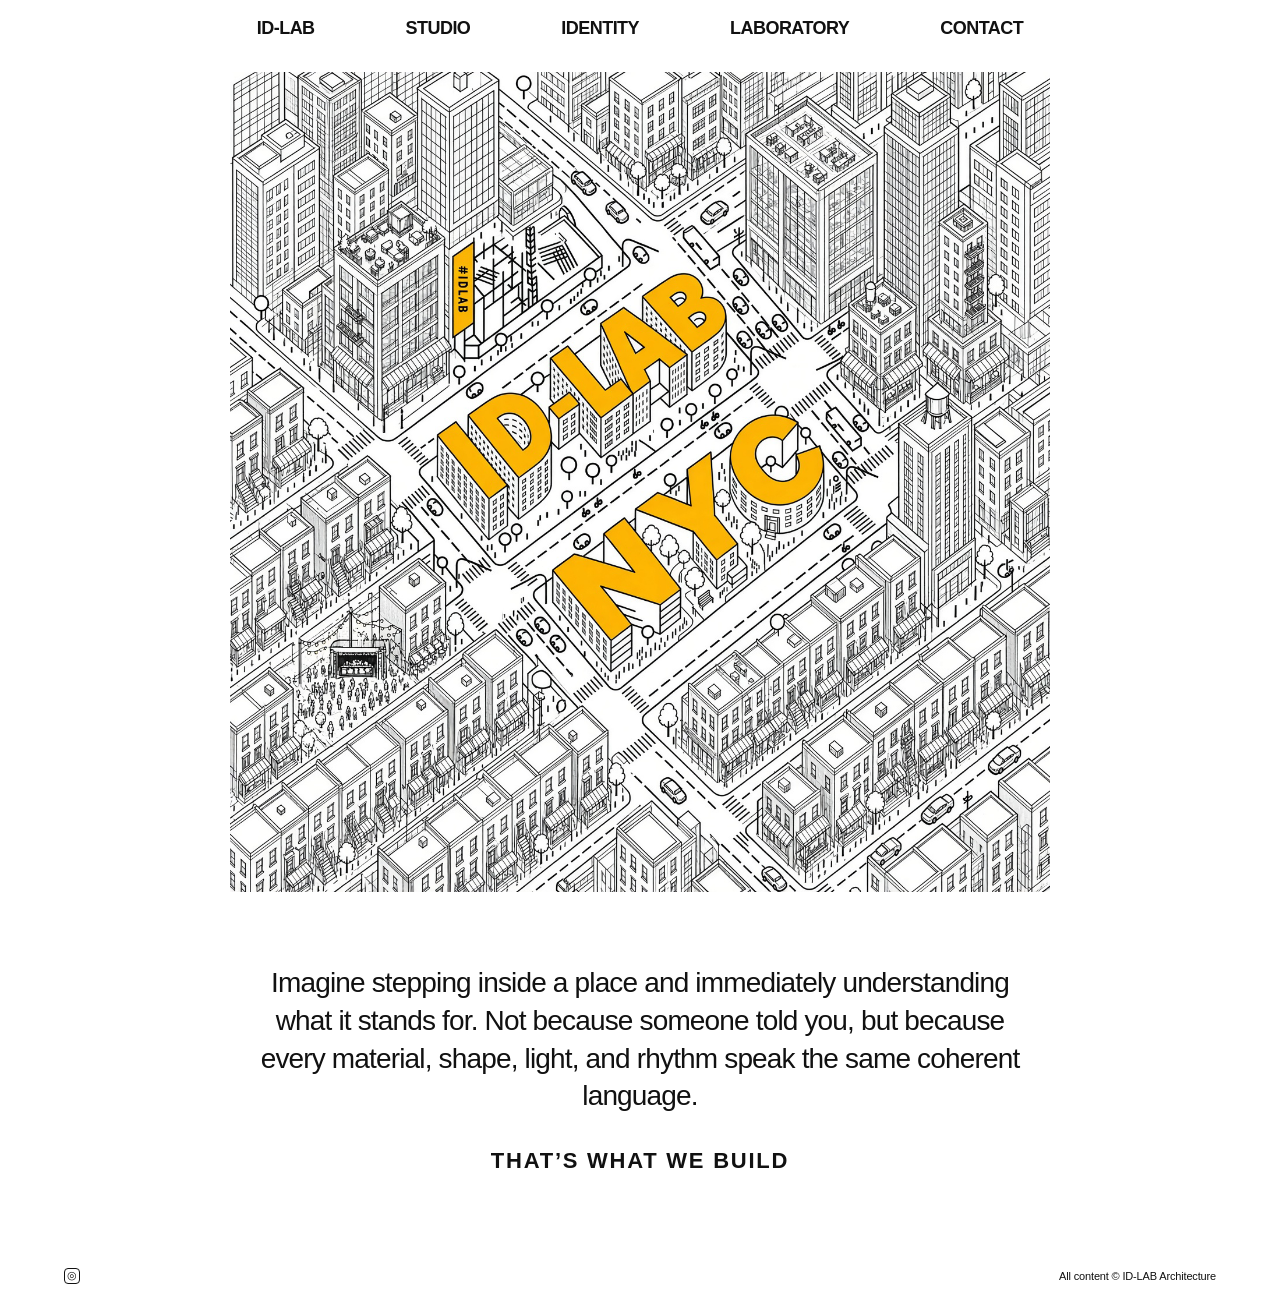
<file: index.html>
<!DOCTYPE html>
<html lang="en">
<head>
  <meta charset="UTF-8" />
  <meta name="viewport" content="width=device-width, initial-scale=1" />
  <title>ID-LAB.nyc</title>
  <link rel="stylesheet" href="style.css" />
</head>
<body class="home">
  <header class="nav">
    <a href="index.html">ID-LAB</a>
    <a href="studio.html">Studio</a>
    <a href="work.html">Identity</a>
    <a href="method.html">Laboratory</a>
    <a href="contact.html">Contact</a>
  </header>

  <a class="cover" href="method.html">
    <img src="id-lab-city-iso.png" alt="ID-LAB NYC">
  </a>

  <div class="intro">
    <p>Imagine stepping inside a place and immediately understanding what it stands for. Not because someone told you, but because every material, shape, light, and rhythm speak the same coherent language.</p>
    <p class="kicker">That’s what we build</p>
  </div>

  <footer>
    <span class="ig" aria-hidden="true">◎</span>
    <span>All content © ID-LAB Architecture</span>
  </footer>
</body>
</html>
</file>
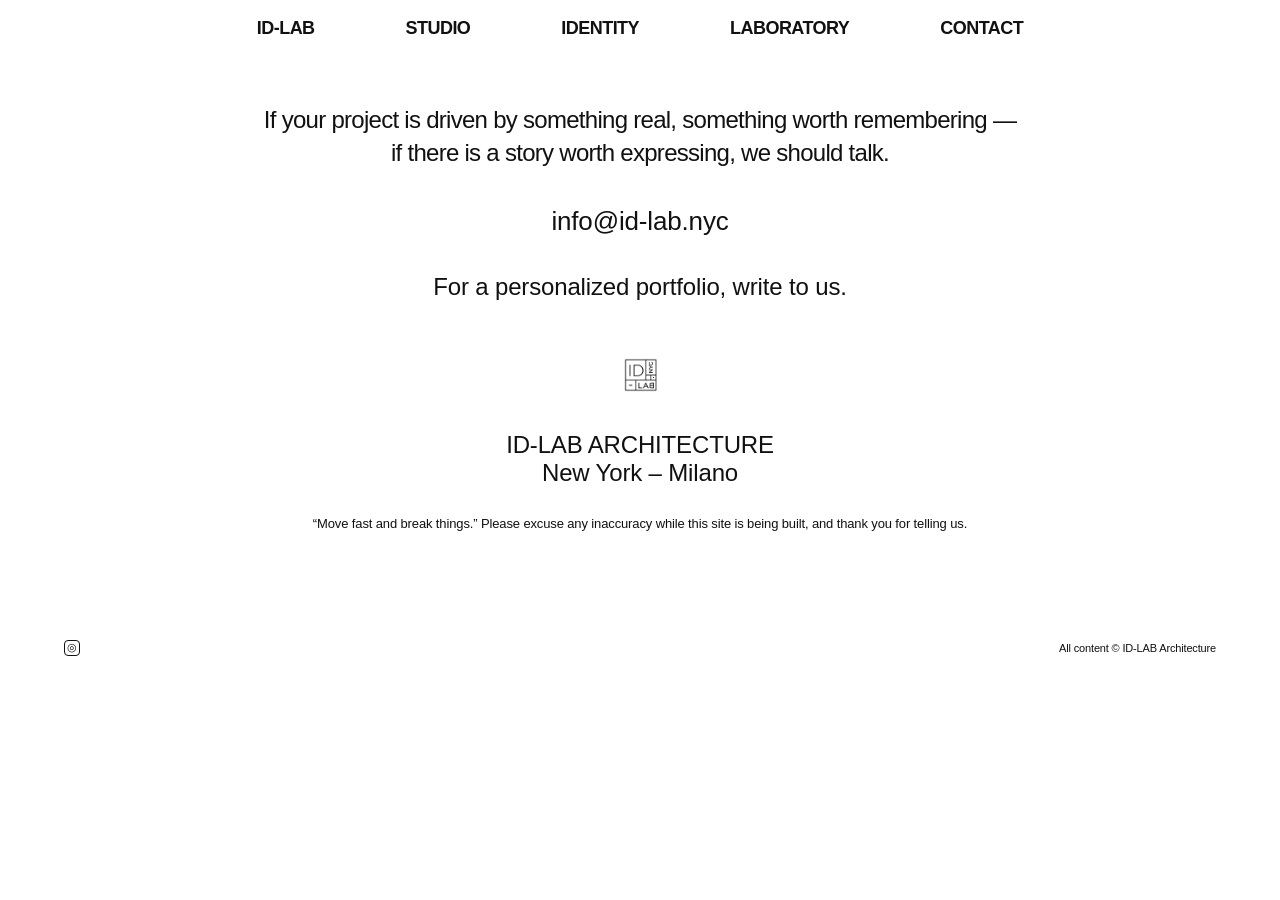
<file: contact.html>
<!DOCTYPE html>
<html lang="en">
<head>
  <meta charset="UTF-8" />
  <meta name="viewport" content="width=device-width, initial-scale=1" />
  <title>Contact — ID-LAB.nyc</title>
  <link rel="stylesheet" href="style.css" />
</head>
<body>
  <header class="nav">
    <a href="index.html">ID-LAB</a>
    <a href="studio.html">Studio</a>
    <a href="work.html">Identity</a>
    <a href="method.html">Laboratory</a>
    <a href="contact.html" aria-current="page">Contact</a>
  </header>

  <div class="contact-page">
    <p class="lead">If your project is driven by something real, something worth remembering — if there is a story worth expressing, we should talk.</p>
    <p class="mail"><a href="mailto:info@id-lab.nyc">info@id-lab.nyc</a></p>
    <p class="where">For a personalized portfolio, write to us.</p>
    <img class="mark" src="Logo.png.PNG" alt="ID-LAB NYC" width="150" height="150" />
    <p class="where">ID-LAB ARCHITECTURE<br>New York – Milano</p>
    <p class="note">“Move fast and break things.” Please excuse any inaccuracy while this site is being built, and thank you for telling us.</p>
  </div>

  <footer>
    <span class="ig" aria-hidden="true">◎</span>
    <span>All content © ID-LAB Architecture</span>
  </footer>
</body>
</html>
</file>
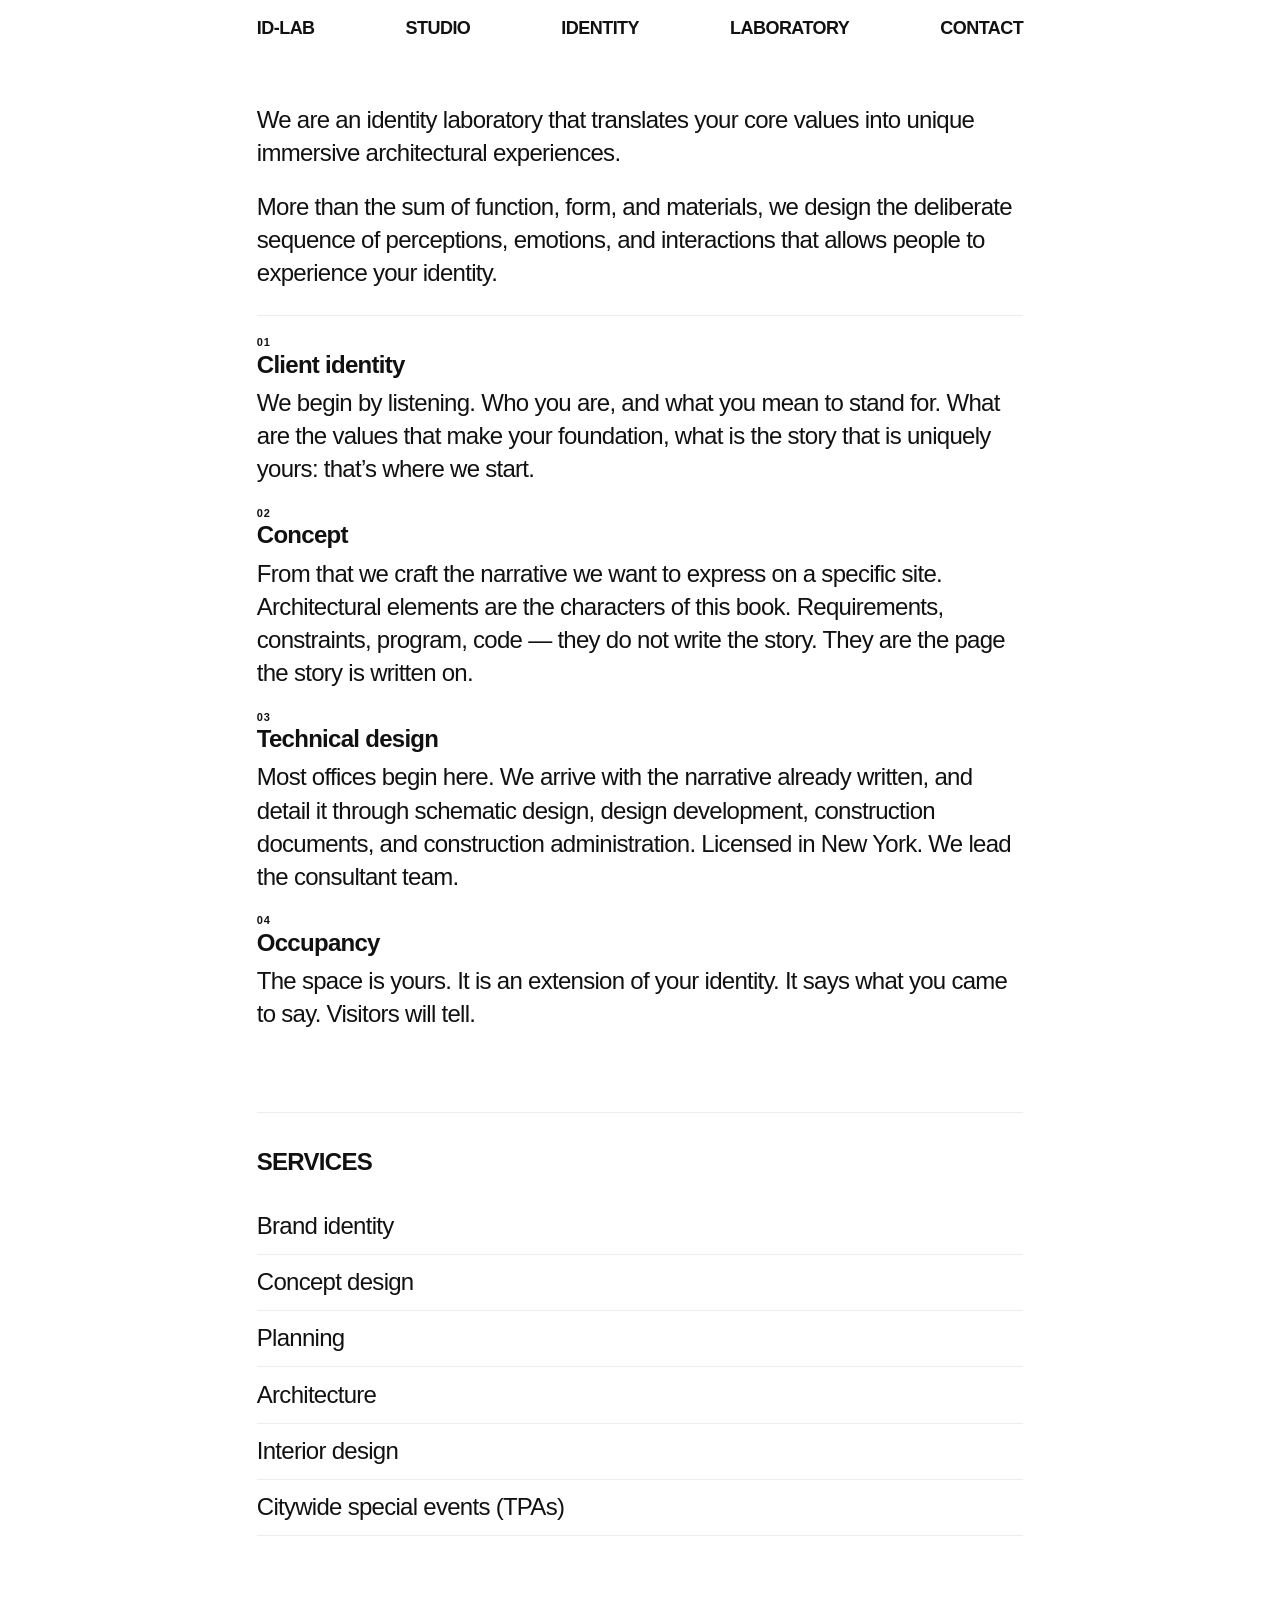
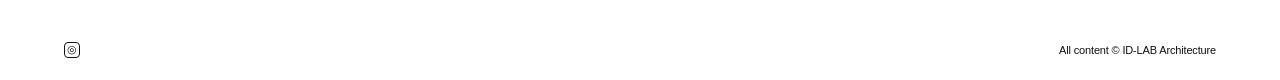
<file: method.html>
<!DOCTYPE html>
<html lang="en">
<head>
  <meta charset="UTF-8" />
  <meta name="viewport" content="width=device-width, initial-scale=1" />
  <title>Laboratory — ID-LAB.nyc</title>
  <link rel="stylesheet" href="style.css" />
</head>
<body>
  <header class="nav">
    <a href="index.html">ID-LAB</a>
    <a href="studio.html">Studio</a>
    <a href="work.html">Identity</a>
    <a href="method.html" aria-current="page">Laboratory</a>
    <a href="contact.html">Contact</a>
  </header>

  <div class="wrap">
    <p>We are an identity laboratory that translates your core values into unique immersive architectural experiences.</p>
    <p>More than the sum of function, form, and materials, we design the deliberate sequence of perceptions, emotions, and interactions that allows people to experience your identity.</p>

    <ol class="seq">
      <li>
        <span class="n">01</span>
        <h2>Client identity</h2>
        <p>We begin by listening. Who you are, and what you mean to stand for. What are the values that make your foundation, what is the story that is uniquely yours: that’s where we start.</p>
      </li>
      <li>
        <span class="n">02</span>
        <h2>Concept</h2>
        <p>From that we craft the narrative we want to express on a specific site. Architectural elements are the characters of this book. Requirements, constraints, program, code — they do not write the story. They are the page the story is written on.</p>
      </li>
      <li>
        <span class="n">03</span>
        <h2>Technical design</h2>
        <p>Most offices begin here. We arrive with the narrative already written, and detail it through schematic design, design development, construction documents, and construction administration. Licensed in New York. We lead the consultant team.</p>
      </li>
      <li>
        <span class="n">04</span>
        <h2>Occupancy</h2>
        <p>The space is yours. It is an extension of your identity. It says what you came to say. Visitors will tell.</p>
      </li>
    </ol>

    <p class="list-label">Services</p>
    <ul class="services">
      <li>Brand identity</li>
      <li>Concept design</li>
      <li>Planning</li>
      <li>Architecture</li>
      <li>Interior design</li>
      <li>Citywide special events (TPAs)</li>
    </ul>
  </div>

  <footer>
    <span class="ig" aria-hidden="true">◎</span>
    <span>All content © ID-LAB Architecture</span>
  </footer>
</body>
</html>
</file>
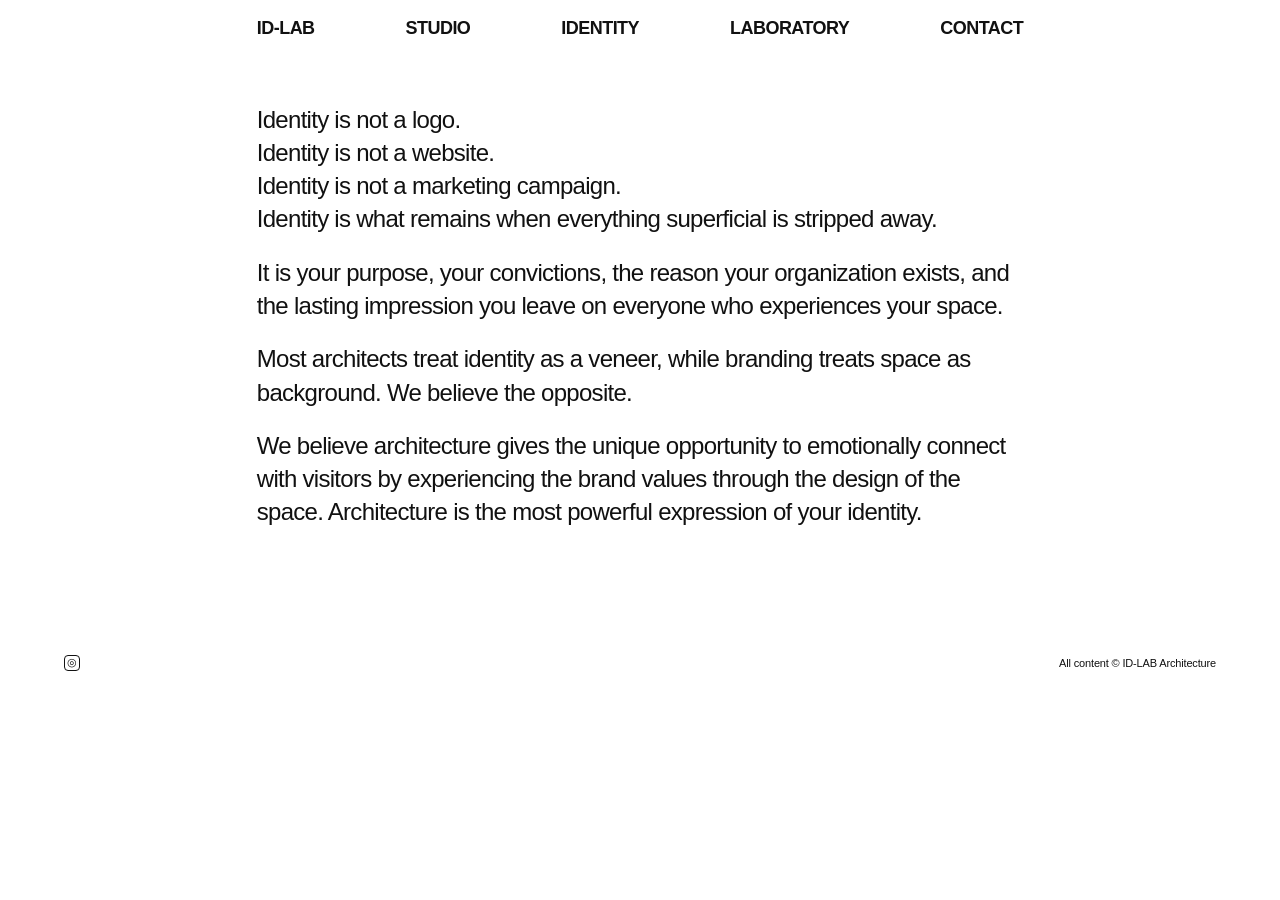
<file: work.html>
<!DOCTYPE html>
<html lang="en">
<head>
  <meta charset="UTF-8" />
  <meta name="viewport" content="width=device-width, initial-scale=1" />
  <title>Identity — ID-LAB.nyc</title>
  <link rel="stylesheet" href="style.css" />
</head>
<body>
  <header class="nav">
    <a href="index.html">ID-LAB</a>
    <a href="studio.html">Studio</a>
    <a href="work.html" aria-current="page">Identity</a>
    <a href="method.html">Laboratory</a>
    <a href="contact.html">Contact</a>
  </header>

  <div class="wrap">
    <p>Identity is not a logo.<br>Identity is not a website.<br>Identity is not a marketing campaign.<br>Identity is what remains when everything superficial is stripped away.</p>
    <p>It is your purpose, your convictions, the reason your organization exists, and the lasting impression you leave on everyone who experiences your space.</p>
    <p>Most architects treat identity as a veneer, while branding treats space as background. We believe the opposite.</p>
    <p>We believe architecture gives the unique opportunity to emotionally connect with visitors by experiencing the brand values through the design of the space. Architecture is the most powerful expression of your identity.</p>
  </div>

  <footer>
    <span class="ig" aria-hidden="true">◎</span>
    <span>All content © ID-LAB Architecture</span>
  </footer>
</body>
</html>
</file>
<file: style.css>
:root { --ink: #111; --muted: #6e6e6e; --bg: #fff; --col: 920px; }
* { box-sizing: border-box; margin: 0; padding: 0; }
html, body { background: var(--bg); color: var(--ink); }
body {
  font-family: Helvetica, Arial, "Helvetica Neue", sans-serif;
  font-weight: 400;
  letter-spacing: -0.01em;
}
a { color: inherit; text-decoration: none; }
a:hover { opacity: 0.45; }
a.cover:hover { opacity: 1; }

header.nav {
  position: sticky; top: 0; z-index: 30;
  background: rgba(255,255,255,.94);
  display: flex;
  justify-content: space-between;
  align-items: baseline;
  width: min(var(--col), 100%);
  margin-inline: auto;
  gap: 0.4em;
  padding: 18px 6vw 16px;
}
body.home header.nav {
  position: absolute;
  top: 0; left: 0; right: 0;
  width: min(var(--col), 100%);
  margin-inline: auto;
  background: transparent;
}
header.nav a {
  flex: 0 0 auto;
  font-size: clamp(10px, 2.4vw, 18px);
  font-weight: 700;
  letter-spacing: -0.03em;
  text-transform: uppercase;
  white-space: nowrap;
}

.cover {
  display: block;
  width: min(var(--col), 100%);
  max-height: calc(100svh - 80px);
  margin: 72px auto 0;
  overflow: hidden;
  background: #fff;
  position: relative;
}
.cover img {
  width: 100%;
  height: auto;
  max-height: calc(100svh - 80px);
  object-fit: contain;
  object-position: center center;
  display: block;
  pointer-events: none;
}
body.home footer {
  position: relative;
  background: none;
  margin-top: 2em;
}

.intro {
  max-width: var(--col);
  margin: 0 auto;
  padding: 8vh 6vw 6vh;
  text-align: center;
}
.intro p {
  font-size: clamp(17px, 3.6vw, 28px);
  line-height: 1.35;
  letter-spacing: -0.03em;
}
.intro .kicker {
  margin-top: 1.4em;
  font-size: clamp(15px, 3.2vw, 22px);
  font-weight: 700;
  letter-spacing: 0.08em;
  text-transform: uppercase;
}

.wrap {
  max-width: var(--col);
  margin: 0 auto;
  padding: 48px 6vw 90px;
}
.wrap p {
  font-size: clamp(17px, 3.5vw, 24px);
  line-height: 1.38;
  letter-spacing: -0.03em;
  margin-bottom: 0.85em;
}
.wrap p.tight {
  margin-bottom: 0.15em;
}
.wrap .name {
  margin-top: 2em;
  padding-top: 1.3em;
  border-top: 1px solid #ececec;
  font-size: clamp(20px, 4vw, 28px);
  font-weight: 700;
  letter-spacing: -0.03em;
  margin-bottom: 0.15em;
}
.wrap .role {
  font-size: clamp(15px, 3vw, 18px);
  font-weight: 500;
  letter-spacing: -0.02em;
  margin-bottom: 0.4em;
}
.wrap .creds {
  font-style: italic;
  font-size: clamp(15px, 3.2vw, 18px);
  margin-bottom: 0.6em;
}
.wrap .meta {
  color: var(--muted);
  font-size: 14px;
  margin: 0.35em 0 1.3em;
}
.wrap .meta a { border-bottom: 1px solid #111; }

.slideshow {
  position: relative;
  width: 100%;
  aspect-ratio: 16 / 9;
  margin: 18px 0 8px;
  background: #f4f4f4;
  overflow: hidden;
}
.slide {
  position: absolute;
  inset: 0;
  opacity: 0;
  transition: opacity 0.7s ease;
}
.slide.active { opacity: 1; }
.slide img {
  width: 100%;
  height: 100%;
  object-fit: cover;
  object-position: center;
  display: block;
}
.slideshow-caption {
  color: var(--ink);
  font-size: 13px;
  line-height: 1.4;
  letter-spacing: -0.01em;
  margin: 8px 0 2.2em;
  min-height: 2.6em;
}

@font-face {
  font-family: "Lab Hand";
  src: url("lab/ArchitectsDaughter-Regular.ttf") format("truetype");
  font-weight: 400;
  font-style: normal;
  font-display: swap;
}

.integ {
  margin: 0;
  padding: 18px 3vw 28px;
}
.integ svg {
  width: 100%;
  max-width: 560px;
  height: auto;
  display: block;
  margin: 0 auto;
}
.integ .blk path {
  fill: #fff;
  stroke: #111;
  stroke-width: 1.35;
  stroke-linejoin: round;
  stroke-linecap: round;
}
.integ .title {
  font-family: Helvetica, Arial, "Helvetica Neue", sans-serif;
  font-size: 18px;
  font-weight: 700;
  letter-spacing: -0.03em;
  text-anchor: middle;
  fill: #111;
}
.integ .note {
  font-family: "Lab Hand", "Segoe Print", cursive;
  font-size: 13px;
  letter-spacing: 0.04em;
  fill: #3a3a3a;
}
.integ .in {
  font-family: "Lab Hand", "Segoe Print", cursive;
  font-size: 12px;
  letter-spacing: 0.03em;
  fill: #111;
}
.integ .seq {
  fill: none;
  stroke: #111;
  stroke-width: 1.25;
  stroke-linecap: round;
}
.integ .spine {
  fill: none;
  stroke: #c4a035;
  stroke-width: 2.4;
  stroke-linecap: round;
  stroke-linejoin: round;
}
.integ .spine-label { fill: #8a7020; font-size: 14px; }
.integ .return { fill: #8a7020; font-size: 13px; }
.integ .end { fill: #3a3a3a; }
.integ figcaption {
  max-width: 560px;
  margin: 8px auto 0;
  padding: 0 6vw;
  font-size: clamp(16px, 3.6vw, 20px);
  letter-spacing: -0.03em;
}
.integ figcaption a { border-bottom: 1px solid #111; }

.lab-open {
  padding: 9vh 7vw 4vh;
  max-width: 16em;
}
.lab-open p {
  font-size: clamp(28px, 8vw, 54px);
  line-height: 1.05;
  letter-spacing: -0.045em;
  font-weight: 700;
}
.lab-open .lab-sub {
  margin-top: 0.7em;
  font-size: clamp(16px, 3.6vw, 22px);
  font-weight: 400;
  letter-spacing: -0.03em;
  color: var(--muted);
}

.lab-rail {
  position: sticky;
  top: 52px;
  z-index: 20;
  display: flex;
  gap: 18px;
  overflow-x: auto;
  padding: 10px 6vw 12px;
  background: rgba(255,255,255,.94);
  border-bottom: 1px solid #ececec;
  -webkit-overflow-scrolling: touch;
}
.lab-rail a {
  flex: 0 0 auto;
  font-size: 12px;
  font-weight: 700;
  letter-spacing: 0.08em;
  text-transform: uppercase;
}

.plate { padding: 28px 5vw 10px; }
.plate img {
  width: 100%;
  height: auto;
  display: block;
  background: #fff;
}
.plate-cap {
  display: grid;
  grid-template-columns: auto 1fr;
  column-gap: 14px;
  align-items: baseline;
  padding: 14px 1vw 8px;
}
.plate-cap span {
  font-size: 12px;
  font-weight: 700;
  letter-spacing: 0.08em;
  color: var(--muted);
}
.plate-cap h2 {
  font-size: clamp(22px, 5.5vw, 34px);
  letter-spacing: -0.04em;
  font-weight: 700;
}
.plate-cap p {
  grid-column: 2;
  margin-top: 0.25em;
  font-size: clamp(16px, 3.6vw, 20px);
  line-height: 1.35;
  letter-spacing: -0.03em;
  max-width: 28em;
}

.lab-close {
  margin-top: 28px;
  position: relative;
}
.lab-close img {
  width: 100%;
  height: 72vw;
  max-height: 640px;
  object-fit: cover;
  object-position: center 42%;
  display: block;
}
.lab-close div {
  padding: 22px 7vw 36px;
}
.lab-close p {
  font-size: clamp(16px, 3.6vw, 22px);
  line-height: 1.4;
  letter-spacing: -0.03em;
  margin-bottom: 0.7em;
}
.lab-close a { border-bottom: 1px solid #111; }

.list-label {
  margin: 3.4em 0 0;
  padding-top: 1.35em;
  border-top: 1px solid #ececec;
  font-size: 11px;
  font-weight: 700;
  letter-spacing: 0.08em;
  text-transform: uppercase;
}
.services {
  list-style: none;
  margin: 0.85em 0 0;
  padding: 0;
  border: 0;
}
.services li {
  font-size: clamp(17px, 3.5vw, 24px);
  line-height: 1.2;
  letter-spacing: -0.03em;
  padding: 0.55em 0;
  border-bottom: 1px solid #ececec;
}
.services li::before { content: none; }

.seq {
  list-style: none;
  margin: 1.6em 0 0;
  padding: 1.3em 0 0;
  border-top: 1px solid #ececec;
}
.seq > li {
  position: relative;
  margin: 0 0 1.35em;
  padding: 0;
}
.claim {
  font-size: clamp(17px, 3.5vw, 24px);
  font-weight: 700;
  letter-spacing: -0.03em;
  line-height: 1.25;
  margin-bottom: 0.15em;
}
.seq > li::before,
.seq .sub li::before {
  content: none;
}
.seq .n {
  display: block;
  font-size: 11px;
  font-weight: 700;
  letter-spacing: 0.08em;
  text-transform: uppercase;
  margin-bottom: 0.2em;
}
.seq h2 {
  font-size: clamp(17px, 3.5vw, 24px);
  font-weight: 700;
  letter-spacing: -0.03em;
  line-height: 1.2;
}
.seq p {
  margin: 0.28em 0 0;
}
.seq .sub {
  list-style: none;
  margin: 0.45em 0 0;
  padding: 0;
}
.seq .sub li {
  position: relative;
  padding: 0.12em 0 0.12em 1.15em;
  font-size: clamp(17px, 3.5vw, 24px);
  letter-spacing: -0.03em;
  line-height: 1.4;
}
.seq .sub li::before {
  content: "";
  position: absolute;
  left: 0;
  top: 0.62em;
  width: 5px;
  height: 5px;
  background: #111;
}

.contact-page {
  max-width: var(--col);
  margin: 0 auto;
  padding: 48px 6vw 90px;
  text-align: center;
}
.contact-page .lead {
  font-size: clamp(17px, 3.5vw, 24px);
  line-height: 1.38;
  letter-spacing: -0.03em;
  margin-bottom: 1.05em;
}
.contact-page .mail {
  font-size: clamp(18px, 3.8vw, 26px);
  font-weight: 500;
  margin: 1.4em 0;
}
.contact-page .where {
  font-size: clamp(16px, 3.4vw, 24px);
  margin: 0.6em 0;
}
.contact-page .mark {
  width: 76px;
  height: auto;
  margin: 36px auto 1.15em;
  display: block;
}
.contact-page .note {
  font-size: 13px;
  line-height: 1.4;
  letter-spacing: -0.01em;
  margin-top: 28px;
}

footer {
  display: flex;
  justify-content: space-between;
  align-items: center;
  padding: 16px 5vw 22px;
  font-size: 11px;
}
footer .ig {
  width: 16px; height: 16px;
  border: 1.4px solid #111;
  border-radius: 4px;
  display: inline-flex;
  align-items: center;
  justify-content: center;
}
</file>
